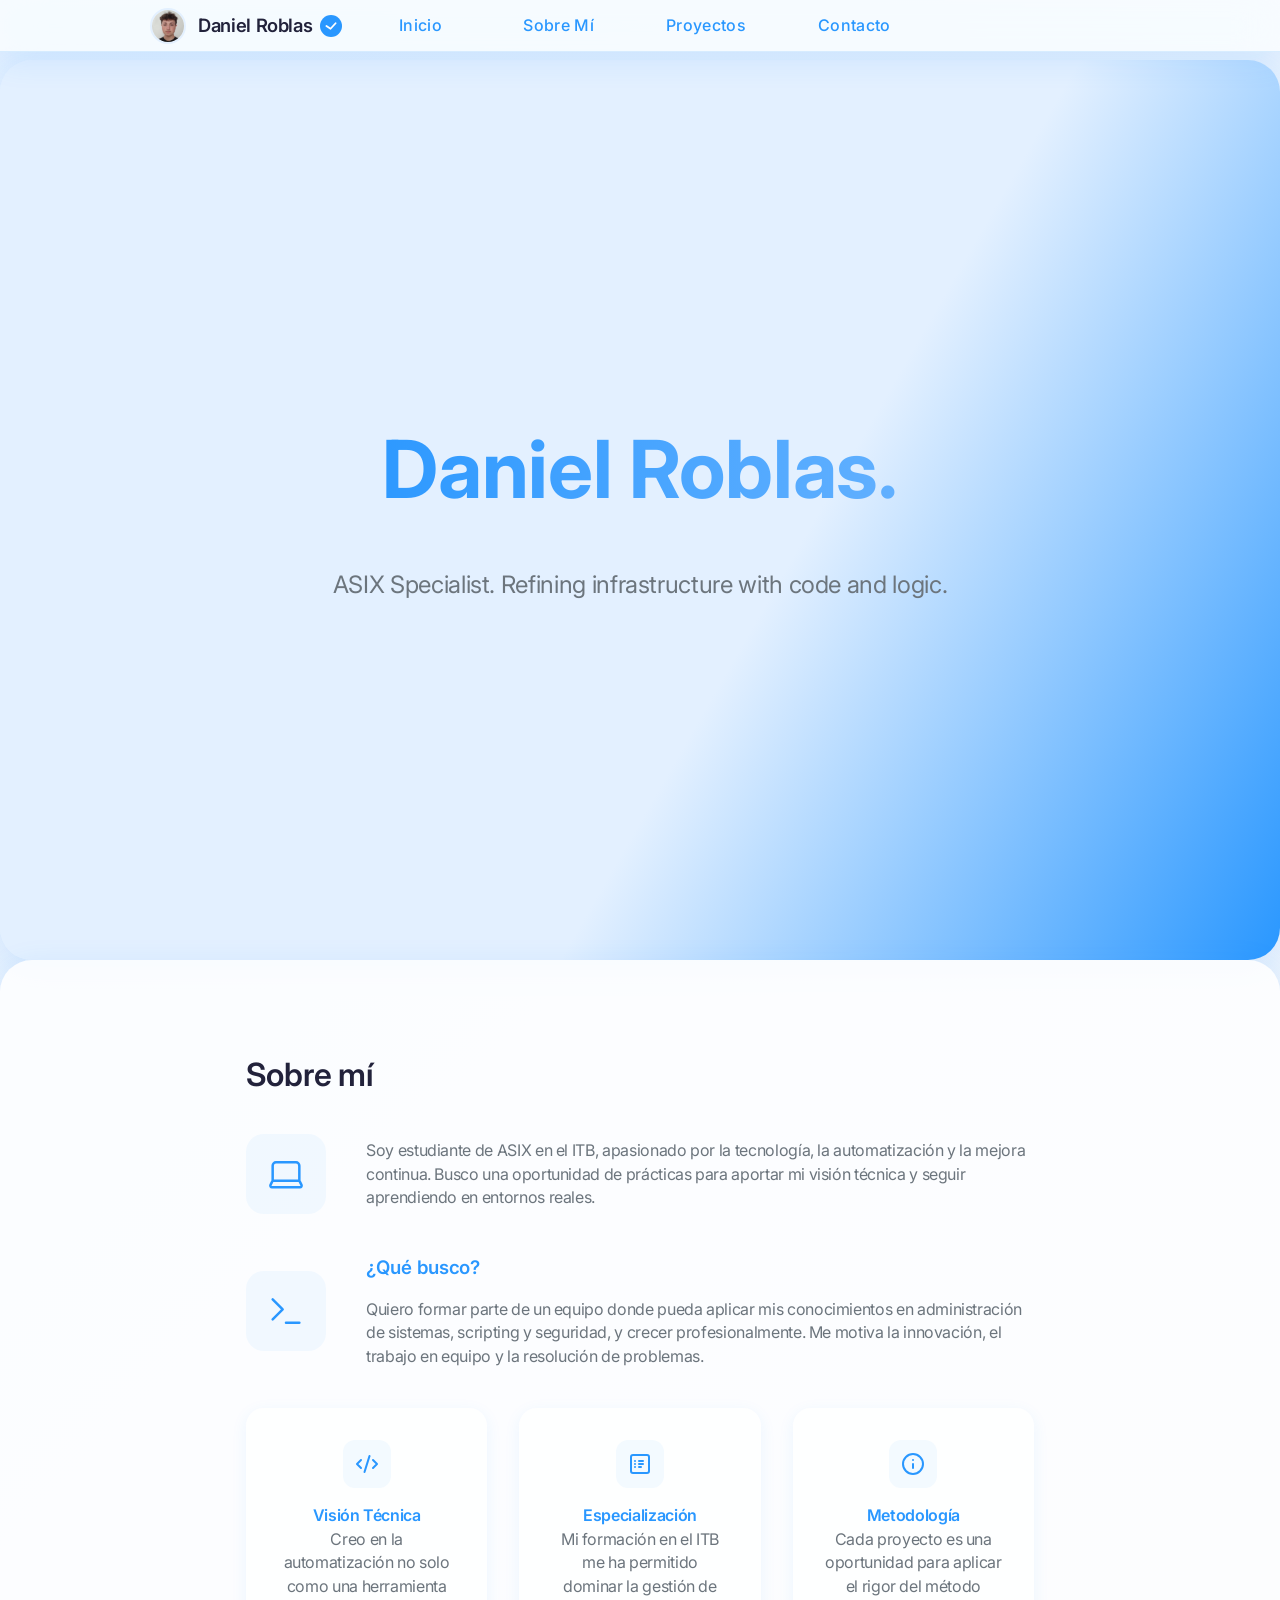
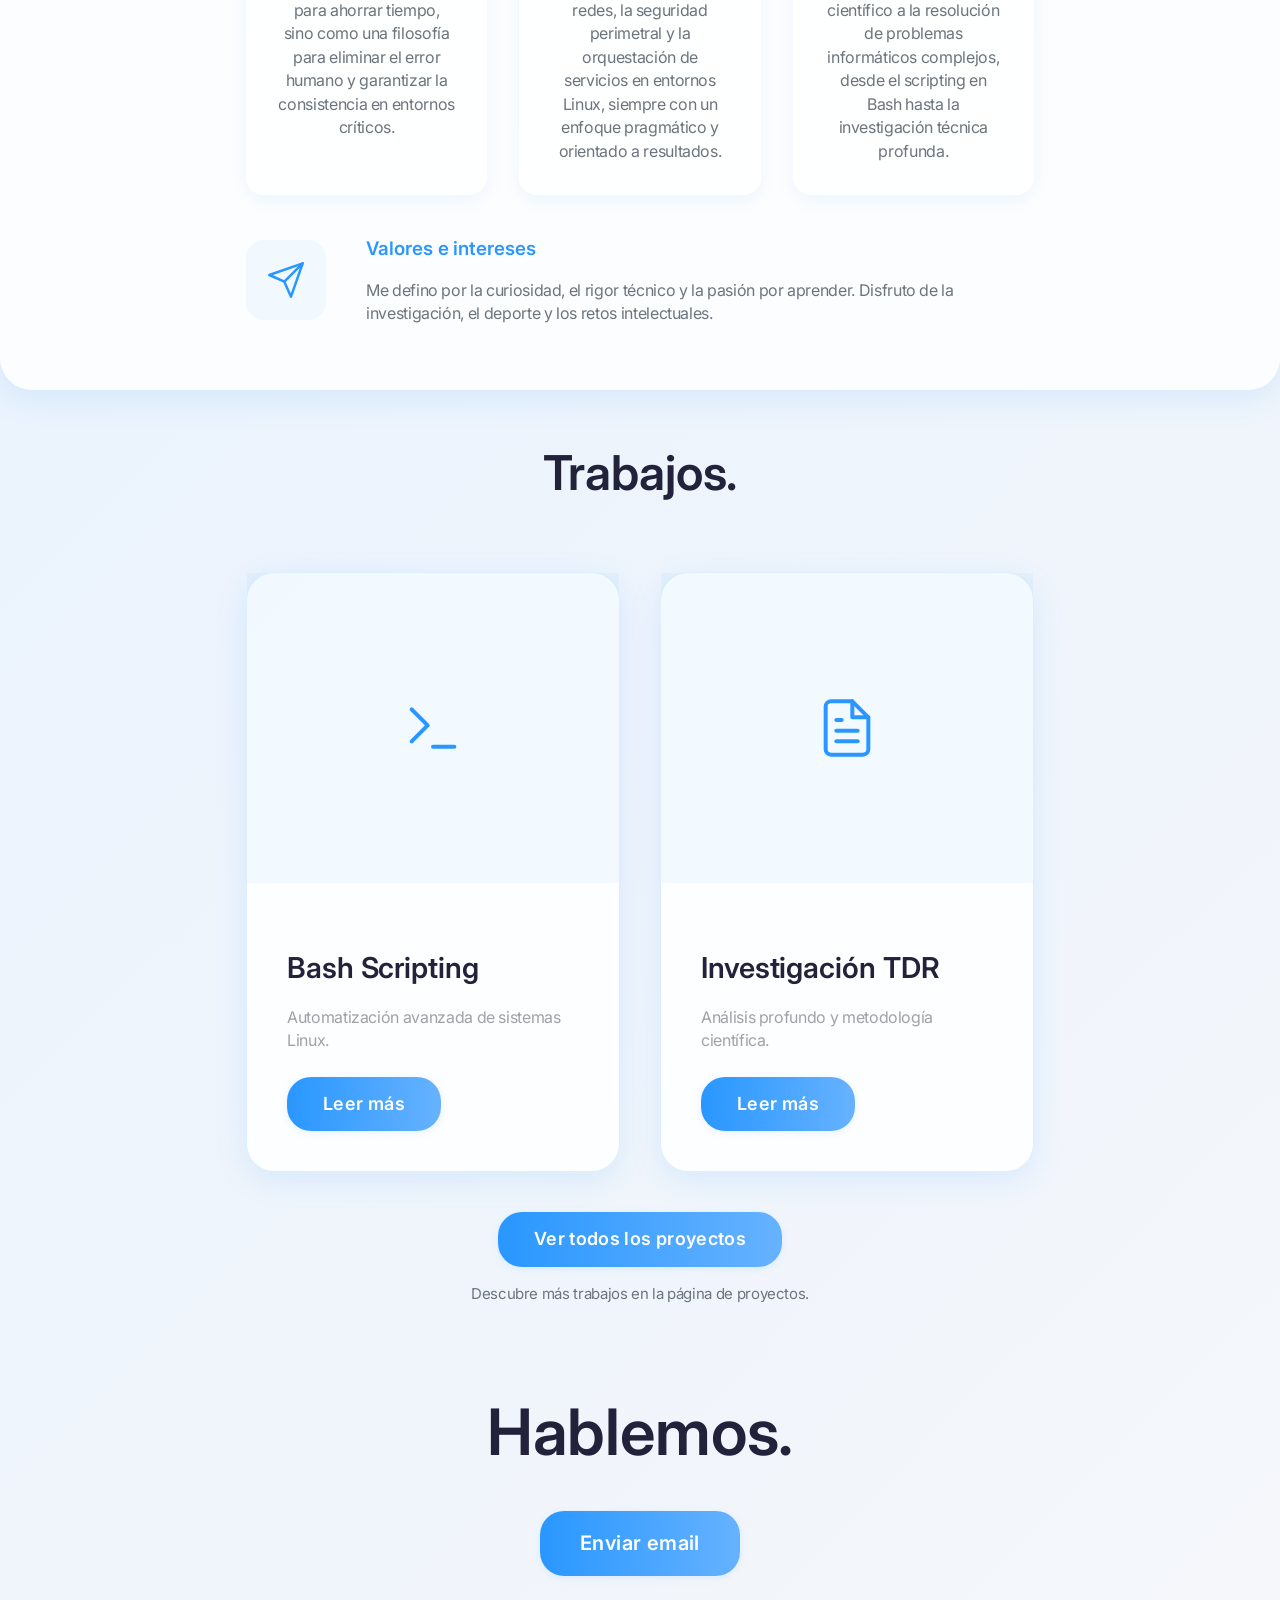
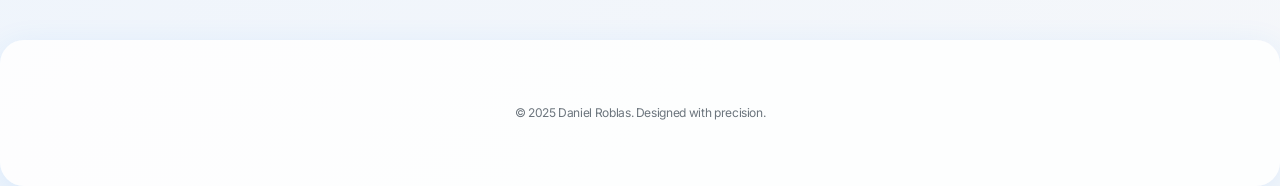
<file: index.html>
<!DOCTYPE html>
<html lang="es">
<head>
    <meta charset="UTF-8">
    <meta name="viewport" content="width=device-width, initial-scale=1.0">
    <title>Daniel Roblas | Portfolio</title>
    <link rel="stylesheet" href="assets/css/style.css">
    <script src="assets/js/main.js" defer></script>
    <script src="assets/js/projects.js" defer></script>
</head>
<body data-page="home">
    <header>
        <div class="container-nav">
            <nav>
                <div class="logo-container">
                    <a href="index.html" style="display:flex; align-items:center; text-decoration:none;">
                        <img src="img/image-1773745396239.png" alt="Foto de perfil" class="profile-img">
                        <span class="profile-name">Daniel Roblas</span>
                        <span class="verified-icon" title="Verificado">
                            <svg width="22" height="22" viewBox="0 0 24 24" fill="none" style="vertical-align:middle"><circle cx="12" cy="12" r="12" fill="#2997ff"/><path d="M17 9l-5.5 6L7 12" stroke="#fff" stroke-width="2" stroke-linecap="round" stroke-linejoin="round"/></svg>
                        </span>
                    </a>
                </div>
                <ul class="nav-links">
                    <li><a href="#home" class="nav-link">Inicio</a></li>
                    <li><a href="#about" class="nav-link">Sobre Mí</a></li>
                    <li><a href="llistat.html" class="nav-link">Proyectos</a></li>
                    <li><a href="#contact" class="nav-link">Contacto</a></li>
                </ul>
            </nav>
        </div>
    </header>

    <main>
        <section id="home" class="hero">
            <div class="container">
                <h1 class="reveal">Daniel Roblas.</h1>
                <p class="reveal">ASIX Specialist. Refining infrastructure with code and logic.</p>
            </div>
        </section>

        <section id="about" class="about-section reveal">
            <div class="container">
                <div class="about-content">
                    <h2 class="about-text">Sobre mí</h2>
                    <div class="about-summary" style="margin-bottom:2.5rem; display:flex; align-items:center; gap:2.5rem;">
                        <div style="width:80px; height:80px; border-radius:18px; background:rgba(41,151,255,0.05); display:flex; align-items:center; justify-content:center; flex-shrink:0;">
                            <svg xmlns="http://www.w3.org/2000/svg" width="40" height="40" viewBox="0 0 24 24" fill="none" stroke="var(--accent)" stroke-width="1.5" stroke-linecap="round" stroke-linejoin="round"><path d="M20 16V7a2 2 0 0 0-2-2H6a2 2 0 0 0-2 2v9m16 0H4m16 0 1.28 2.55a1 1 0 0 1-.9 1.45H3.62a1 1 0 0 1-.9-1.45L4 16"/></svg>
                        </div>
                        <p style="flex:1;">Soy estudiante de ASIX en el ITB, apasionado por la tecnología, la automatización y la mejora continua. Busco una oportunidad de prácticas para aportar mi visión técnica y seguir aprendiendo en entornos reales.</p>
                    </div>
                    <div class="about-objective" style="margin-bottom:2.5rem; display:flex; align-items:center; gap:2.5rem;">
                        <div style="width:80px; height:80px; border-radius:18px; background:rgba(41,151,255,0.05); display:flex; align-items:center; justify-content:center; flex-shrink:0;">
                            <svg xmlns="http://www.w3.org/2000/svg" width="40" height="40" viewBox="0 0 24 24" fill="none" stroke="var(--accent)" stroke-width="1.5" stroke-linecap="round" stroke-linejoin="round"><polyline points="4 17 10 11 4 5"/><line x1="12" y1="19" x2="20" y2="19"/></svg>
                        </div>
                        <div style="flex:1;">
                            <h3 style="margin-bottom:1rem; color:var(--accent);">¿Qué busco?</h3>
                            <p>Quiero formar parte de un equipo donde pueda aplicar mis conocimientos en administración de sistemas, scripting y seguridad, y crecer profesionalmente. Me motiva la innovación, el trabajo en equipo y la resolución de problemas.</p>
                        </div>
                    </div>
                    <div class="about-details" style="display:flex; gap:2rem; flex-wrap:wrap; margin-bottom:2.5rem;">
                        <div class="detail-item" style="flex:1; min-width:220px; background:var(--card-bg); border-radius:18px; box-shadow:0 4px 16px rgba(41,151,255,0.08); padding:2rem; display:flex; flex-direction:column; align-items:center;">
                            <div style="margin-bottom:1rem; width:48px; height:48px; border-radius:12px; background:rgba(41,151,255,0.05); display:flex; align-items:center; justify-content:center;">
                                <svg xmlns="http://www.w3.org/2000/svg" width="24" height="24" viewBox="0 0 24 24" fill="none" stroke="var(--accent)" stroke-width="2" stroke-linecap="round" stroke-linejoin="round"><path d="m18 16 4-4-4-4"/><path d="m6 8-4 4 4 4"/><path d="m14.5 4-5 16"/></svg>
                            </div>
                            <h4>Visión Técnica</h4>
                            <p style="text-align:center;">Creo en la automatización no solo como una herramienta para ahorrar tiempo, sino como una filosofía para eliminar el error humano y garantizar la consistencia en entornos críticos.</p>
                        </div>
                        <div class="detail-item" style="flex:1; min-width:220px; background:var(--card-bg); border-radius:18px; box-shadow:0 4px 16px rgba(41,151,255,0.08); padding:2rem; display:flex; flex-direction:column; align-items:center;">
                            <div style="margin-bottom:1rem; width:48px; height:48px; border-radius:12px; background:rgba(41,151,255,0.05); display:flex; align-items:center; justify-content:center;">
                                <svg xmlns="http://www.w3.org/2000/svg" width="24" height="24" viewBox="0 0 24 24" fill="none" stroke="var(--accent)" stroke-width="2" stroke-linecap="round" stroke-linejoin="round"><rect width="18" height="18" x="3" y="3" rx="2"/><path d="M11 9h4"/><path d="M11 12h4"/><path d="M11 15h2"/><path d="M7 9h.01"/><path d="M7 12h.01"/><path d="M7 15h.01"/></svg>
                            </div>
                            <h4>Especialización</h4>
                            <p style="text-align:center;">Mi formación en el ITB me ha permitido dominar la gestión de redes, la seguridad perimetral y la orquestación de servicios en entornos Linux, siempre con un enfoque pragmático y orientado a resultados.</p>
                        </div>
                        <div class="detail-item" style="flex:1; min-width:220px; background:var(--card-bg); border-radius:18px; box-shadow:0 4px 16px rgba(41,151,255,0.08); padding:2rem; display:flex; flex-direction:column; align-items:center;">
                            <div style="margin-bottom:1rem; width:48px; height:48px; border-radius:12px; background:rgba(41,151,255,0.05); display:flex; align-items:center; justify-content:center;">
                                <svg xmlns="http://www.w3.org/2000/svg" width="24" height="24" viewBox="0 0 24 24" fill="none" stroke="var(--accent)" stroke-width="2" stroke-linecap="round" stroke-linejoin="round"><circle cx="12" cy="12" r="10"/><path d="M12 16v-4"/><path d="M12 8h.01"/></svg>
                            </div>
                            <h4>Metodología</h4>
                            <p style="text-align:center;">Cada proyecto es una oportunidad para aplicar el rigor del método científico a la resolución de problemas informáticos complejos, desde el scripting en Bash hasta la investigación técnica profunda.</p>
                        </div>
                    </div>
                    <div class="about-values" style="margin-top:2.5rem; display:flex; align-items:center; gap:2.5rem;">
                        <div style="width:80px; height:80px; border-radius:18px; background:rgba(41,151,255,0.05); display:flex; align-items:center; justify-content:center; flex-shrink:0;">
                            <svg xmlns="http://www.w3.org/2000/svg" width="40" height="40" viewBox="0 0 24 24" fill="none" stroke="var(--accent)" stroke-width="1.5" stroke-linecap="round" stroke-linejoin="round"><path d="m22 2-7 20-4-9-9-4Z"/><path d="M22 2 11 13"/></svg>
                        </div>
                        <div style="flex:1;">
                            <h3 style="margin-bottom:1rem; color:var(--accent);">Valores e intereses</h3>
                            <p>Me defino por la curiosidad, el rigor técnico y la pasión por aprender. Disfruto de la investigación, el deporte y los retos intelectuales.</p>
                        </div>
                    </div>
                </div>
            </div>
        </section>


        <section id="projects" class="container">
            <h2 class="section-title reveal">Trabajos.</h2>
            <div id="projects-container" class="projects-grid">
                <!-- Dynamic loading -->
            </div>
            <div style="text-align:center; margin-top:2.5rem;">
                <a href="llistat.html" class="btn btn-primary" style="font-size:18px; padding:14px 36px;">Ver todos los proyectos</a>
                <p style="margin-top:1rem; color:var(--text-secondary); font-size:15px;">Descubre más trabajos en la página de proyectos.</p>
            </div>
        </section>

        <section id="contact" class="container">
            <div class="reveal" style="text-align: center;">
                <h2 style="font-size: 4rem; margin-bottom: 2rem;">Hablemos.</h2>
                <a href="mailto:daniel.roblas.7e9@itb.cat" class="btn btn-primary" style="font-size: 20px; padding: 18px 40px;">Enviar email</a>
            </div>
        </section>
    </main>

    <footer>
        <div class="container">
            <p>&copy; 2025 Daniel Roblas. Designed with precision.</p>
        </div>
    </footer>
</body>
</html>
</file>
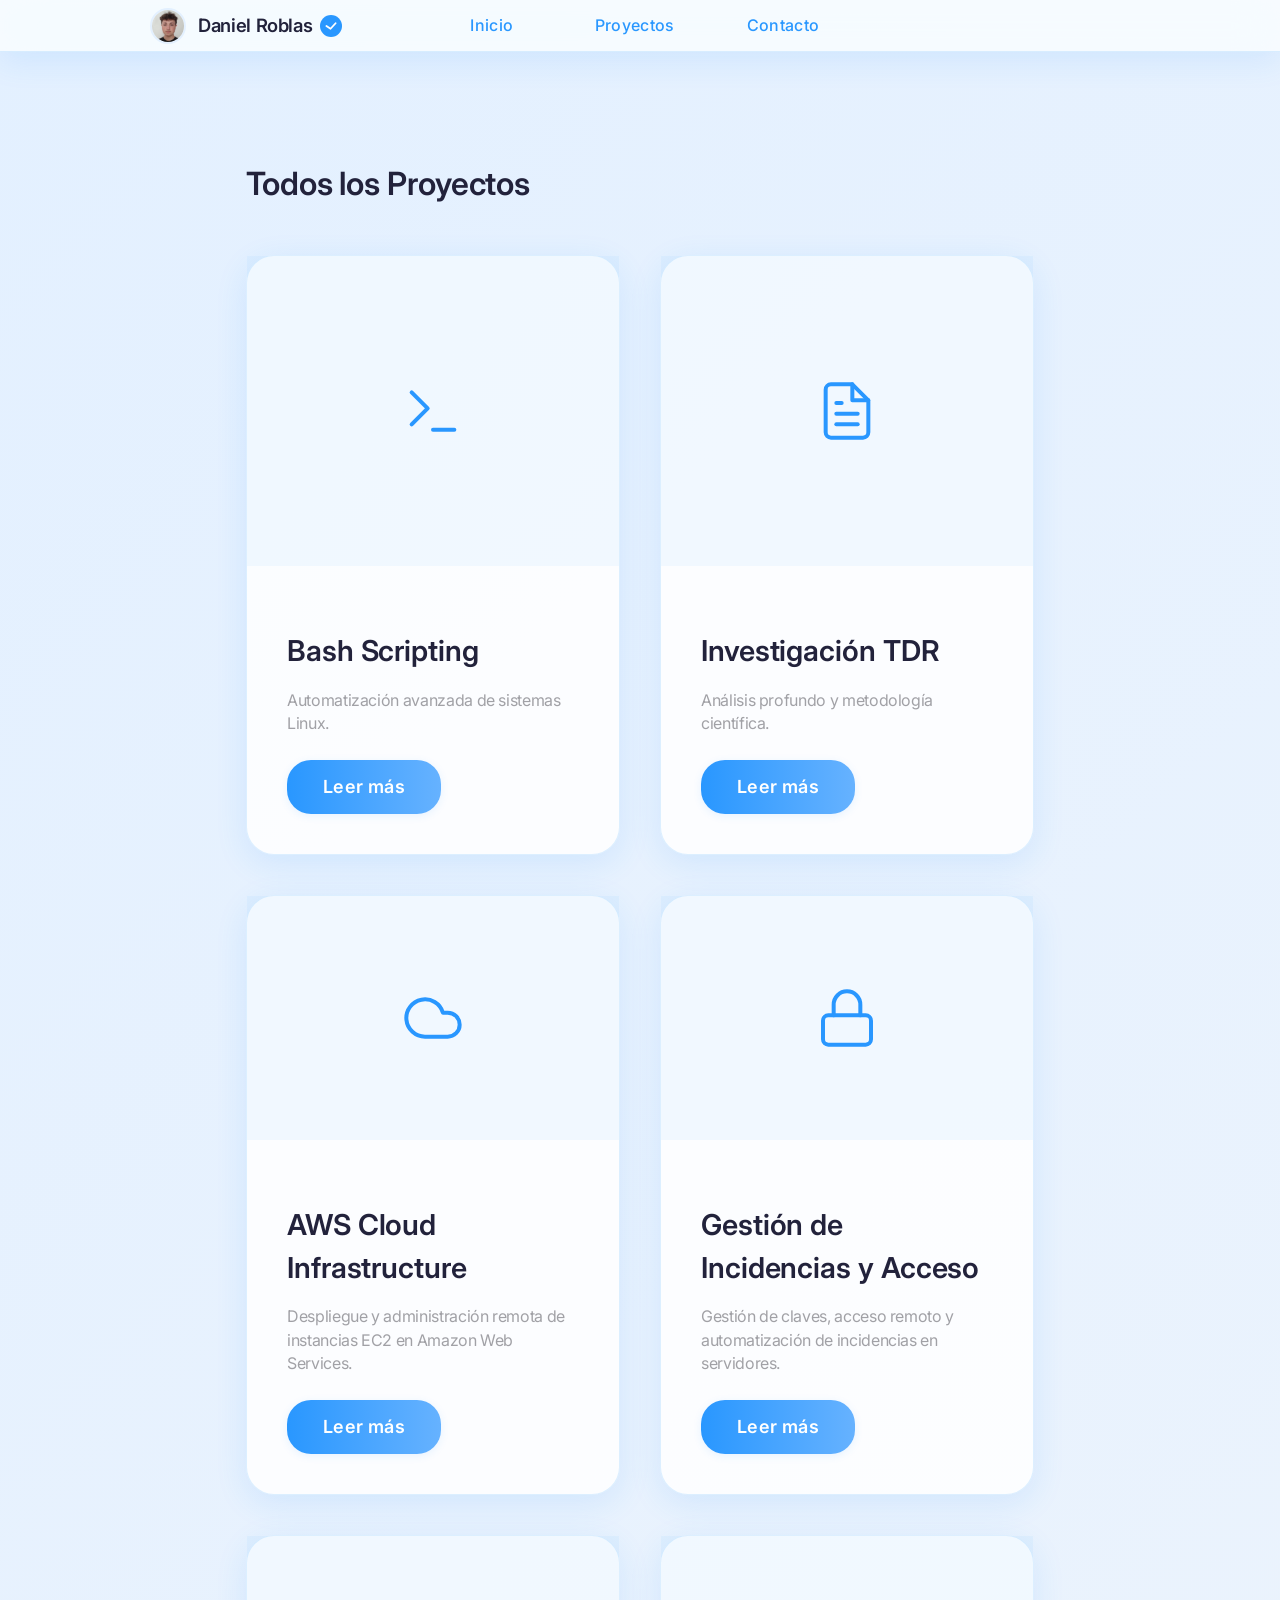
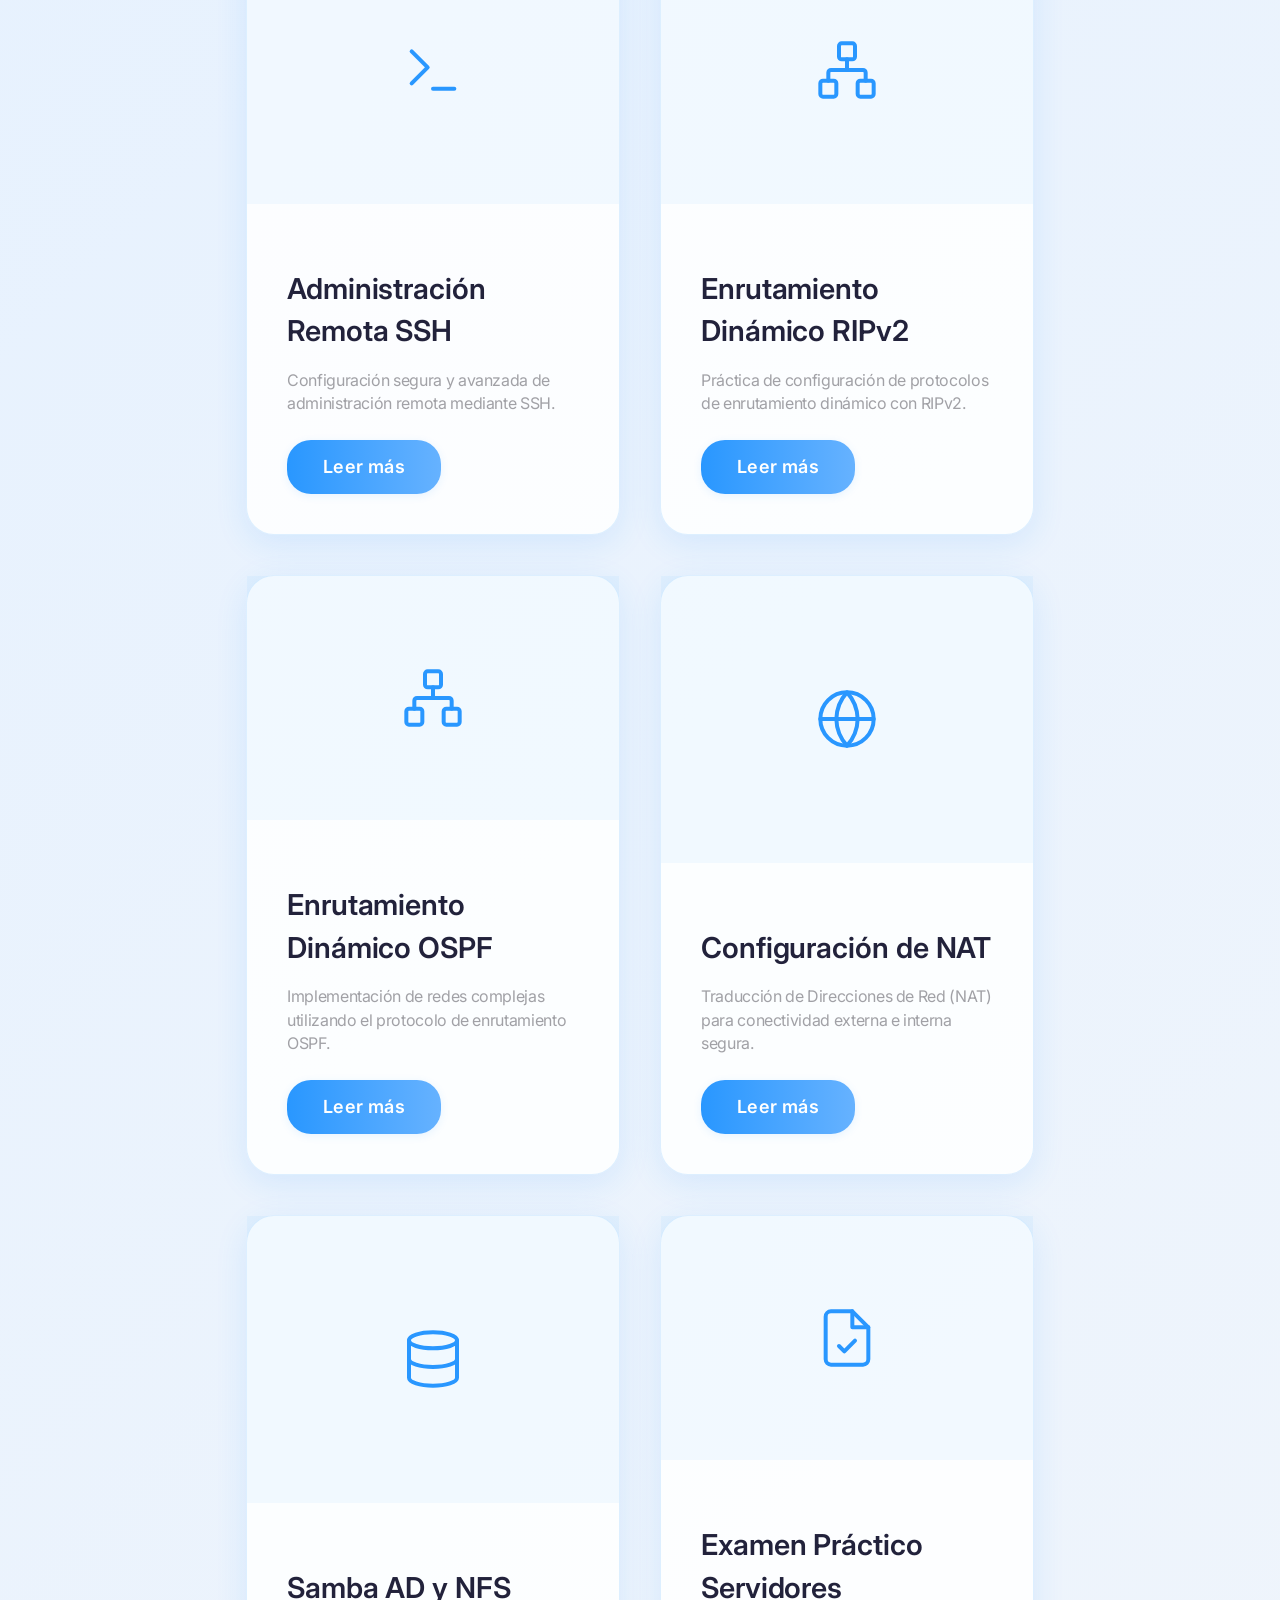
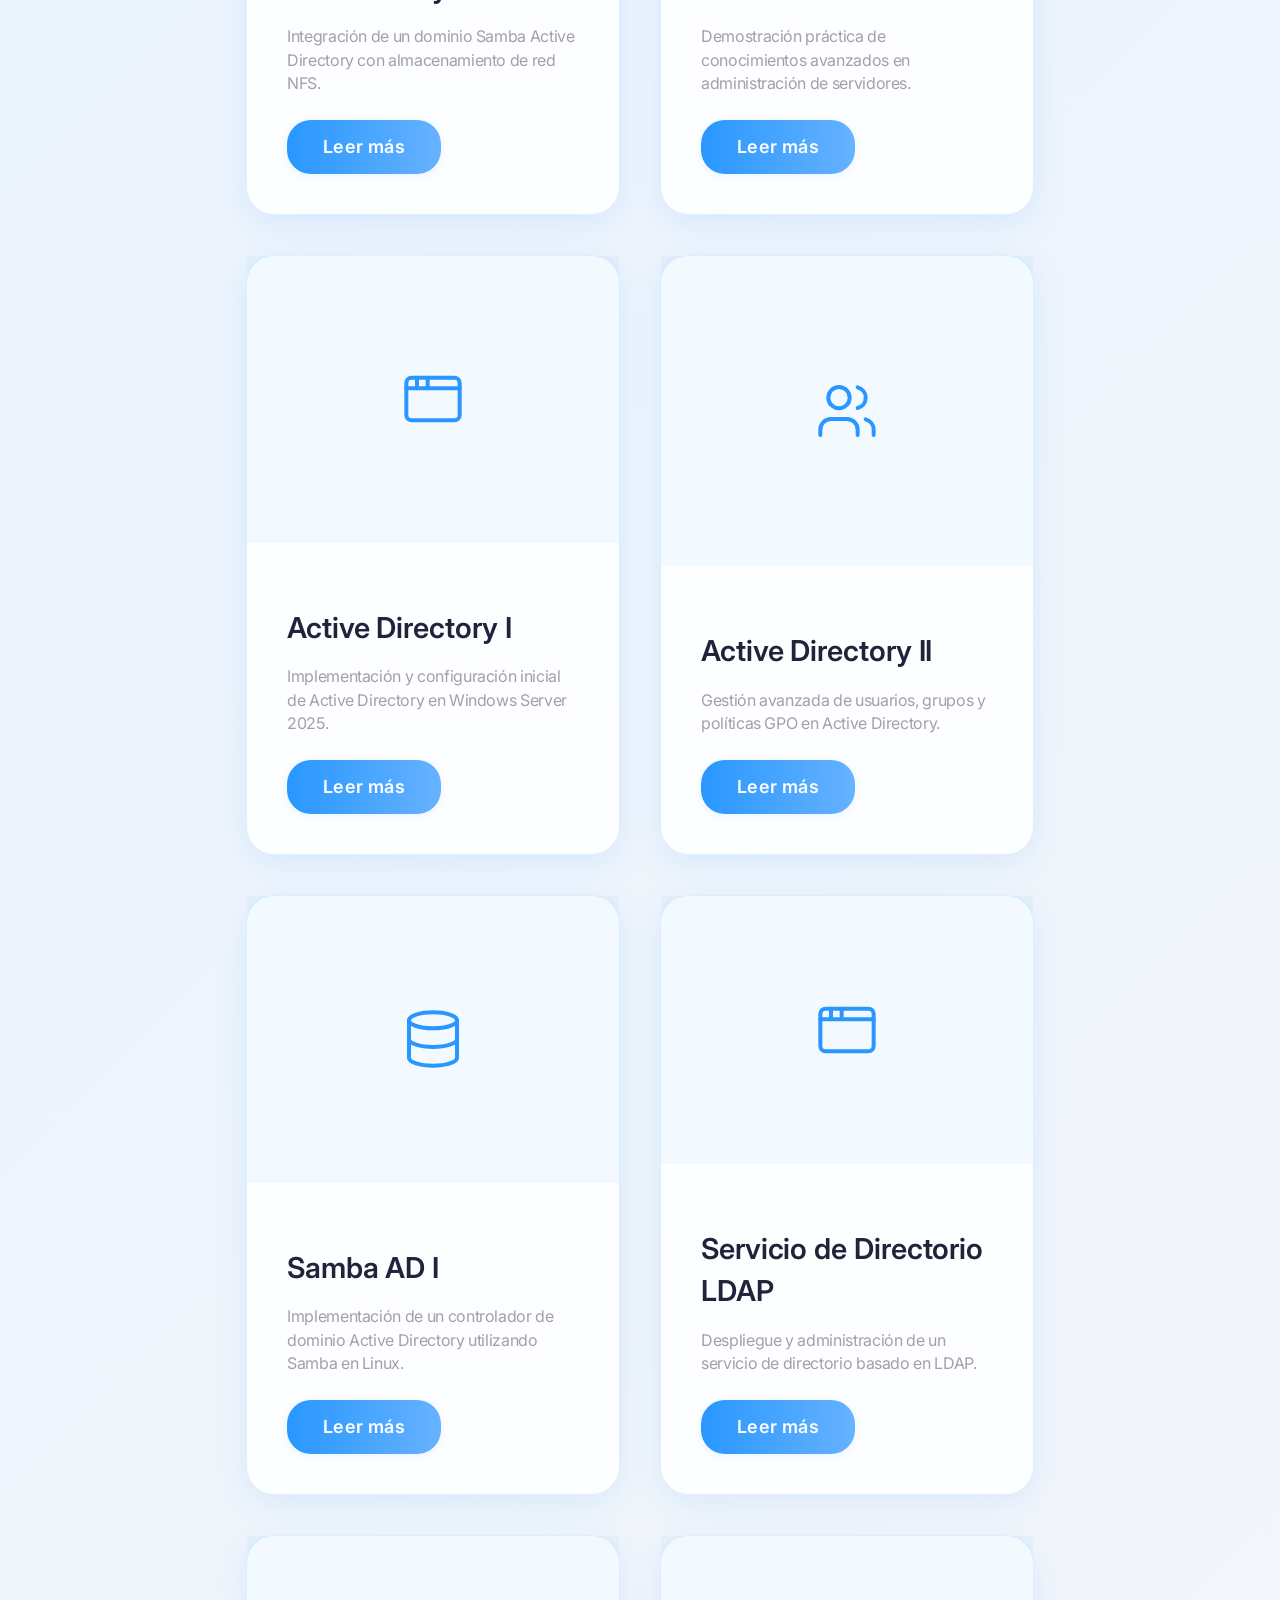
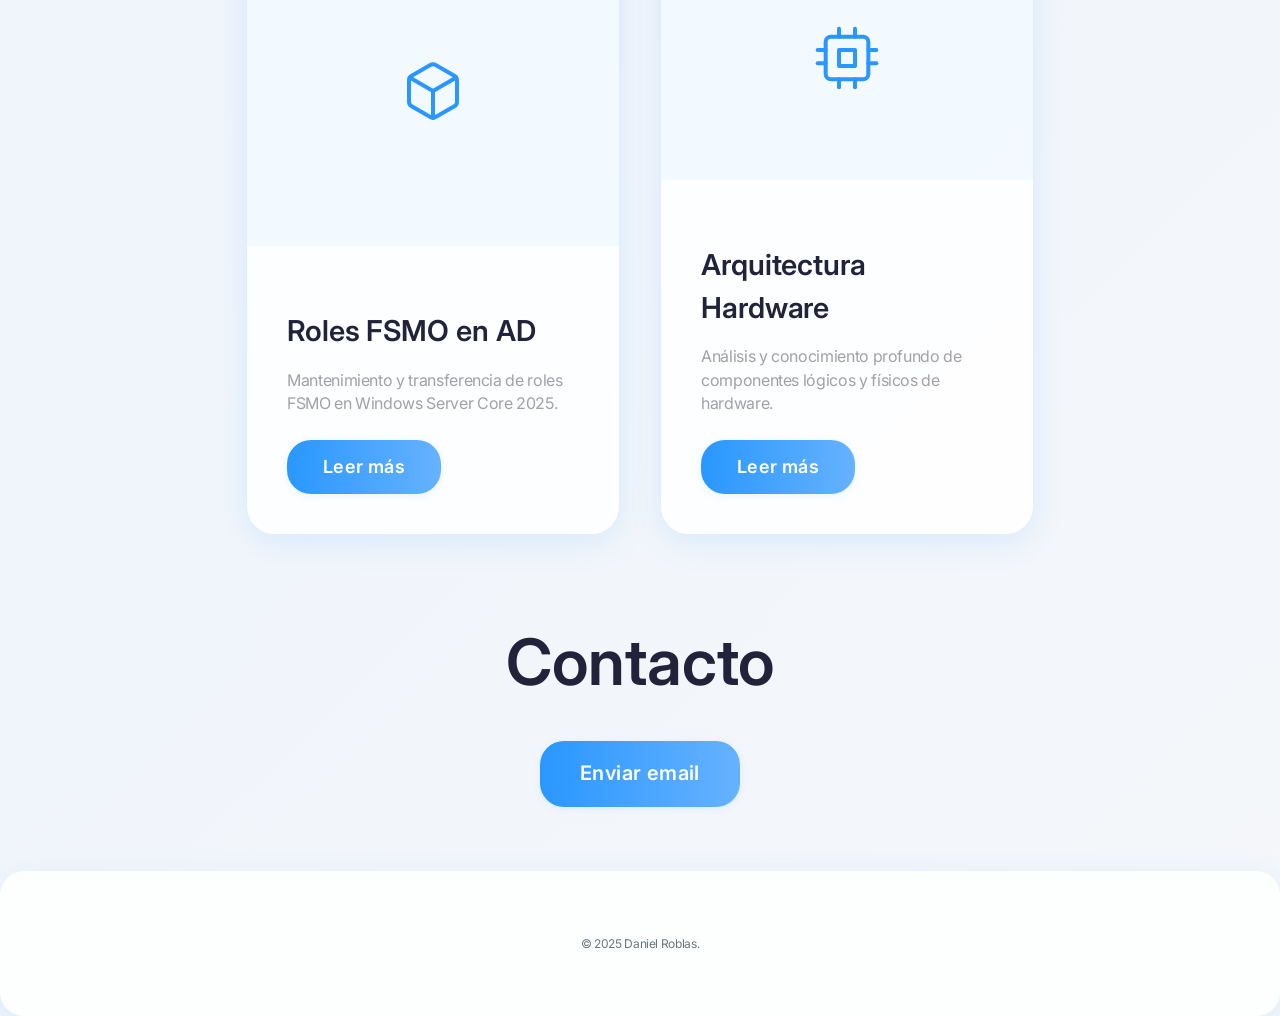
<file: llistat.html>
<!DOCTYPE html>
<html lang="es">
<head>
    <meta charset="UTF-8">
    <meta name="viewport" content="width=device-width, initial-scale=1.0">
    <title>Proyectos | Daniel Roblas</title>
    <link rel="stylesheet" href="assets/css/style.css">
    <script src="assets/js/main.js" defer></script>
    <script src="assets/js/projects.js" defer></script>
</head>
<body data-page="list">
    <header>
        <div class="container-nav">
            <nav>
                <div class="logo-container">
                    <a href="index.html" style="display:flex; align-items:center; text-decoration:none;">
                        <img src="./img/image-1773745396239.png" alt="Foto de perfil" class="profile-img">
                        <span class="profile-name">Daniel Roblas</span>
                        <span class="verified-icon" title="Verificado">
                            <svg width="22" height="22" viewBox="0 0 24 24" fill="none" style="vertical-align:middle"><circle cx="12" cy="12" r="12" fill="#2997ff"/><path d="M17 9l-5.5 6L7 12" stroke="#fff" stroke-width="2" stroke-linecap="round" stroke-linejoin="round"/></svg>
                        </span>
                    </a>
                </div>
                <ul class="nav-links">
                    <li><a href="index.html" class="nav-link">Inicio</a></li>
                    <li><a href="llistat.html" class="nav-link">Proyectos</a></li>
                    <li><a href="#contact" class="nav-link">Contacto</a></li>
                </ul>
            </nav>
        </div>
    </header>

    <main class="container" style="padding-top: 10rem;">
        <h1 class="reveal" style="margin-bottom: 3rem;">Todos los Proyectos</h1>
        <div id="projects-container" class="projects-grid">
            <!-- All projects will be loaded here via projects.js -->
        </div>
    </main>

    <section id="contact" class="container">
        <div class="reveal" style="text-align: center;">
            <h2 style="font-size: 4rem; margin-bottom: 2rem;">Contacto</h2>
            <a href="mailto:daniel.roblas.7e9@itb.cat" class="btn btn-primary" style="font-size: 20px; padding: 18px 40px;">Enviar email</a>
        </div>
    </section>

    <footer>
        <div class="container">
            <p>&copy; 2025 Daniel Roblas.</p>
        </div>
    </footer>
</body>
</html>
</file>
<file: assets/css/style.css>
@import url('https://fonts.googleapis.com/css2?family=Inter:wght@300;400;500;600;700&display=swap');

:root {
    --bg-color: #f5f7fa;
    --bg-gradient: linear-gradient(135deg, #e3f0ff 0%, #f5f7fa 100%);
    --card-bg: rgba(255,255,255,0.85);
    --text-primary: #22223b;
    --text-secondary: #6c757d;
    --accent: #2997ff;
    --accent-hover: #66b2ff;
    --accent-gradient: linear-gradient(90deg, #2997ff 0%, #66b2ff 100%);
    --glass: rgba(255,255,255,0.7);
    --border: rgba(41,151,255,0.15);
    --container-width: 1100px;
    --section-padding: 8rem;
    --shadow: 0 8px 32px 0 rgba(41,151,255,0.12);
}

* {
    margin: 0;
    padding: 0;
    box-sizing: border-box;
    -webkit-font-smoothing: antialiased;
}

body {
    background-color: var(--bg-color);
    background-image: var(--bg-gradient);
    color: var(--text-primary);
    font-family: 'Inter', -apple-system, BlinkMacSystemFont, sans-serif;
    line-height: 1.47059;
    letter-spacing: -0.022em;
    overflow-x: hidden;
}

html {
    scroll-behavior: smooth;
}

/* Typography */
h1, h2, h3 {
    font-weight: 600;
    letter-spacing: -0.003em;
}

p {
    color: var(--text-secondary);
}

/* Header & Nav - Apple Style */
header {
    display: flex;
    justify-content: center;
    align-items: center;
    background: var(--glass);
    border-bottom: 1px solid var(--border);
    box-shadow: var(--shadow);
    position: fixed;
    top: 0;
    width: 100%;
    height: 52px;
    z-index: 1000;
    backdrop-filter: saturate(180%) blur(20px);
}

.container-nav {
    display: flex;
    align-items: center;
    width: 100%;
    max-width: 1024px;
    margin: 0 auto;
    padding: 0 22px;
}

nav {
    display: flex;
    align-items: center;
    width: 100%;
    position: relative;
}

.logo-container {
    display: flex;
    align-items: center;
    justify-content: flex-start;
    margin-right: 0;
    min-width: 220px;
    flex: 0 0 auto;
    position: static;
}

.nav-links {
    display: flex;
    gap: 24px;
    list-style: none;
    align-items: center;
    justify-content: center;
    margin: 0;
    position: absolute;
    left: 50%;
    transform: translateX(-50%);
    top: 0;
    height: 100%;
    background: none;
}

.nav-link {
    color: var(--accent);
    text-decoration: none;
    font-size: 16px;
    font-weight: 500;
    padding: 8px 24px;
    border-radius: 24px;
    background: none;
    box-shadow: none;
    transition: background 0.3s, color 0.3s, box-shadow 0.3s;
    letter-spacing: 0.02em;
    white-space: nowrap;
    display: inline-block;
    min-width: 110px;
    text-align: center;
}

.nav-link:hover {
    background: var(--accent-gradient);
    color: #fff;
    box-shadow: 0 2px 8px 0 rgba(41,151,255,0.10);
}

.nav-link.active {
    background: var(--accent-gradient);
    color: #fff;
    font-weight: 700;
    box-shadow: 0 2px 8px 0 rgba(41,151,255,0.10);
}

/* Profile */
.profile-img {
    width: 36px;
    height: 36px;
    border-radius: 50%;
    object-fit: cover;
    margin-right: 12px;
    border: 2px solid #e3f0ff;
    background: #fff;
}

.profile-name {
    font-size: 1.15rem;
    font-weight: 600;
    color: var(--text-primary);
    margin-right: 8px;
    vertical-align: middle;
}

.verified-icon {
    display: inline-block;
    vertical-align: middle;
}

/* Sections */
.container {
    max-width: 900px;
    margin: 0 auto;
    padding: 0 3.5rem;
}

section {
    padding: var(--section-padding) 0;
}

@media (max-width: 1200px) {
    .container {
        max-width: 98vw;
        padding: 0 1.5rem;
    }
}

/* Hero Section */
.hero {
    height: 100vh;
    display: flex;
    flex-direction: column;
    justify-content: center;
    align-items: center;
    text-align: center;
    background: linear-gradient(120deg, #e3f0ff 60%, #2997ff 100%);
    color: var(--text-primary);
    box-shadow: var(--shadow);
    border-radius: 32px;
    margin-top: 60px;
}

.hero h1 {
    font-size: 5rem;
    font-weight: 700;
    background: var(--accent-gradient);
    -webkit-background-clip: text;
    background-clip: text;
    -webkit-text-fill-color: transparent;
    margin-bottom: 2.5rem;
    margin-top: 2rem;
}

.hero p {
    font-size: 1.5rem;
    color: var(--text-secondary);
    margin-bottom: 2.5rem;
}

/* About Section - More Expansion */
.about-section {
    position: relative;
    background: var(--card-bg);
    border-radius: 32px;
    box-shadow: var(--shadow);
    padding: 4rem 2rem;
}

.about-content {
    max-width: 900px;
    margin: 0 auto;
}

.about-text {
    font-size: 2rem;
    font-weight: 600;
    color: var(--text-primary);
    line-height: 1.2;
    margin-bottom: 4rem;
    text-align: left;
}

.about-section h2 {
    margin-top: 2rem;
    margin-bottom: 2.5rem;
}

.about-details {
    display: grid;
    grid-template-columns: repeat(auto-fit, minmax(250px, 1fr));
    gap: 3rem;
    text-align: left;
}

.detail-item h4 {
    color: var(--accent);
    font-weight: 600;
}

.detail-item p {
    color: var(--text-secondary);
}

/* Projects Grid - Bento/Apple Style */
.section-title {
    font-size: 3rem;
    margin-bottom: 4rem;
    margin-top: 3rem;
    text-align: center;
}

.projects-grid {
    display: grid;
    grid-template-columns: repeat(2, 1fr);
    gap: 2.5rem;
}

.card {
    background: var(--card-bg);
    border-radius: 28px;
    box-shadow: var(--shadow);
    border: 1px solid var(--border);
    transition: box-shadow 0.3s, transform 0.3s;
    height: 600px;
    display: flex;
    flex-direction: column;
}

.card:hover {
    box-shadow: 0 12px 40px 0 rgba(41,151,255,0.18);
    transform: scale(1.02);
}

.card-image-container {
    height: 70%;
    width: 100%;
    overflow: hidden;
    background: #000;
}

.card-image-container img {
    width: 100%;
    height: 100%;
    object-fit: cover;
    transition: transform 0.6s ease;
}

.card:hover .card-image-container img {
    transform: scale(1.05);
}

.card-content {
    padding: 2.5rem;
    display: flex;
    flex-direction: column;
    justify-content: flex-end;
    color: var(--text-primary);
}

.card h3 {
    font-size: 1.8rem;
    margin-bottom: 0.5rem;
    margin-top: 1.5rem;
    margin-bottom: 1rem;
}

.card p {
    font-size: 1rem;
    margin-bottom: 1.5rem;
}

/* Buttons */
.btn {
    display: inline-block;
    padding: 12px 22px;
    border-radius: 980px;
    font-size: 14px;
    font-weight: 500;
    transition: all 0.3s ease;
    cursor: pointer;
    border: none;
    text-decoration: none;
}

.btn-primary {
    background: var(--accent-gradient);
    color: #fff;
    box-shadow: 0 2px 8px 0 rgba(41,151,255,0.10);
    border: none;
    font-size: 18px;
    padding: 14px 36px;
    font-weight: 600;
    border-radius: 24px;
    transition: background 0.3s, box-shadow 0.3s;
    letter-spacing: 0.02em;
    text-decoration: none;
}

.btn-primary:hover {
    background: linear-gradient(90deg, #66b2ff 0%, #2997ff 100%);
    box-shadow: 0 8px 32px 0 rgba(41,151,255,0.22);
}

/* Logo Container Hover Effect */
.logo-container a {
    transition: color 0.3s, filter 0.3s;
    border-radius: 0;
    padding: 0;
    background: none;
    box-shadow: none;
    color: var(--text-primary);
}

.logo-container a:hover, .logo-container a:focus {
    color: var(--accent);
    filter: brightness(1.1);
    background: none;
    box-shadow: none;
}

.logo-container a:hover .profile-name,
.logo-container a:hover .verified-icon {
    color: var(--accent);
    filter: brightness(1.2);
}

.logo-container a:hover .profile-img {
    border-color: var(--accent);
}

.logo-container a:active {
    color: var(--accent-hover);
    background: none;
    box-shadow: none;
}

/* Reveal Animation */
.reveal {
    opacity: 0;
    transform: translateY(40px);
    transition: all 1s cubic-bezier(0.5, 0, 0, 1);
}

.reveal.active {
    opacity: 1;
    transform: translateY(0);
    transition: all 1s cubic-bezier(0.5, 0, 0, 1);
}

/* Footer */
footer {
    background: var(--card-bg);
    color: var(--text-secondary);
    border-radius: 24px;
    box-shadow: var(--shadow);
    margin-top: 4rem;
    padding: 4rem 0;
    text-align: center;
    font-size: 12px;
}

#contact h2 {
    padding-left: 2.5rem;
    padding-right: 2.5rem;
    margin-top: 5rem;
}

@media (max-width: 768px) {
    .hero h1 { font-size: 3.5rem; }
    .projects-grid { grid-template-columns: 1fr; }
    .card { height: 500px; }
    .nav-links { display: none; }
    .about-section, .hero { border-radius: 16px; }
}
</file>
